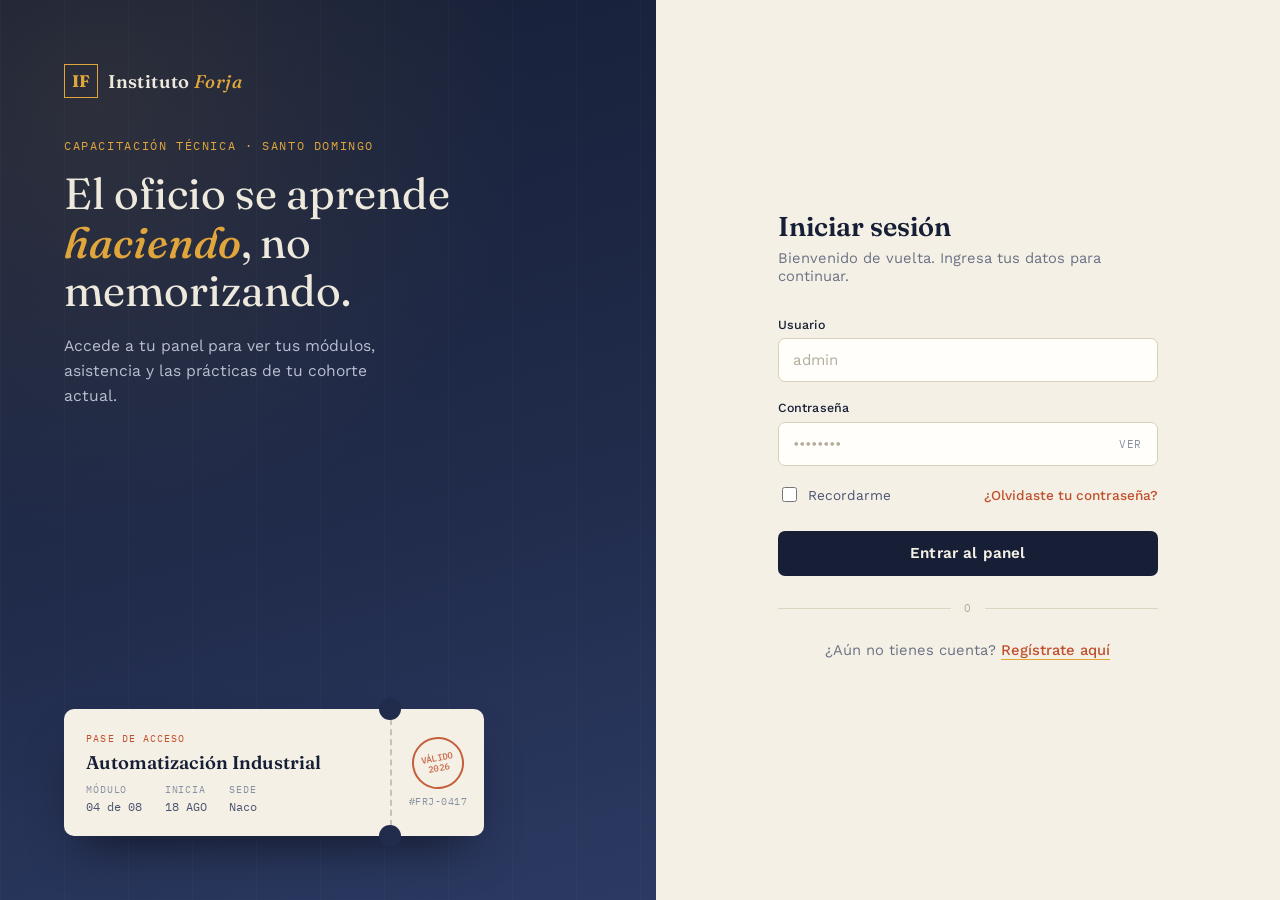
<file: Login/login.html>
<!DOCTYPE html>
<html lang="es">
<head>
<meta charset="UTF-8">
<meta name="viewport" content="width=device-width, initial-scale=1.0">
<title>Instituto Forja · Iniciar sesión</title>
<link rel="preconnect" href="https://fonts.googleapis.com">
<link rel="preconnect" href="https://fonts.gstatic.com" crossorigin>
<link rel="stylesheet" href="Estilo.css">
<link rel="icon" href="IFicon.ico" type="icon">
<link href="https://fonts.googleapis.com/css2?family=Fraunces:ital,opsz,wght@0,9..144,400;0,9..144,600;0,9..144,700;1,9..144,500&family=Work+Sans:wght@400;500;600&family=IBM+Plex+Mono:wght@400;500&display=swap" rel="stylesheet">
</head>
<body>
  <div class="app">
    <!-- LEFT PANEL -->
    <section class="panel">
      <div class="brand">
        <div class="brand-mark">IF</div>
        <div class="brand-name">Instituto <span>Forja</span></div>
      </div>

      <div class="hero">
        <div class="eyebrow">Capacitación técnica · Santo Domingo</div>
        <h1>El oficio se aprende <em>haciendo</em>, no memorizando.</h1>
        <p>Accede a tu panel para ver tus módulos, asistencia y las prácticas de tu cohorte actual.</p>
      </div>

      <div class="pass">
        <div class="ticket">
          <div class="ticket-main">
            <div class="ticket-label">Pase de acceso</div>
            <h3 class="ticket-title">Automatización Industrial</h3>
            <div class="ticket-meta">
              <div><span>Módulo</span>04 de 08</div>
              <div><span>Inicia</span>18 AGO</div>
              <div><span>Sede</span>Naco</div>
            </div>
          </div>
          <div class="ticket-stub">
            <div class="stamp">VÁLIDO<br>2026</div>
            <small>#FRJ-0417</small>
          </div>
        </div>
      </div>
    </section>

    <!-- RIGHT: LOGIN FORM -->
    <section class="stage">
      <div class="form-wrap">
        <h2>Iniciar sesión</h2>
        <p>Bienvenido de vuelta. Ingresa tus datos para continuar.</p>

        <div class="error-msg" id="errorMsg">Revisa tu usuario y contraseña e intenta de nuevo.</div>

        <form id="loginForm" novalidate>
          <div class="field">
            <label for="username">Usuario</label>
            <div class="input-shell">
              <input type="text" id="username" name="username" placeholder="admin" required autocomplete="username">
            </div>
          </div>

          <div class="field">
            <label for="password">Contraseña</label>
            <div class="input-shell">
              <input type="password" id="password" name="password" placeholder="••••••••" required autocomplete="current-password">
              <button type="button" class="toggle-visibility" id="toggleBtn" aria-label="Mostrar contraseña">Ver</button>
            </div>
          </div>

          <div class="row-between">
            <label class="remember">
              <input type="checkbox" id="remember" name="remember">
              Recordarme
            </label>
            <a href="#">¿Olvidaste tu contraseña?</a>
          </div>

          <button type="submit" class="btn-primary">Entrar al panel</button>
        </form>

        <div class="divider">o</div>

        <p class="signup-note">¿Aún no tienes cuenta? <a href="#">Regístrate aquí</a></p>
      </div>
    </section>
  </div>

  <script src="script.js"></script>
</body>
</html>
</file>
<file: Login/Estilo.css>
:root{
    --ink:#161F36;
    --ink-2:#212C4C;
    --ink-3:#2C3A63;
    --paper:#F5F0E5;
    --paper-2:#ECE4D3;
    --amber:#E0A63C;
    --ember:#C0512E;
    --slate:#8890A3;
    --ink-text:#EDE9DD;
  }
  *{box-sizing:border-box;}
  html,body{margin:0;padding:0;}
  body{
    font-family:'Work Sans', sans-serif;
    background:var(--ink);
    color:var(--ink-text);
    min-height:100vh;
    display:flex;
  }

  .app{
    display:grid;
    grid-template-columns:1.05fr 1fr;
    width:100%;
    min-height:100vh;
  }

  /* ---------- LEFT: ink panel with signature ticket ---------- */
  .panel{
    position:relative;
    background:
      radial-gradient(circle at 15% 12%, rgba(224,166,60,0.10), transparent 45%),
      linear-gradient(165deg, var(--ink) 0%, var(--ink-2) 60%, var(--ink-3) 100%);
    padding:clamp(2.2rem, 5vw, 4.5rem);
    display:flex;
    flex-direction:column;
    justify-content:space-between;
    overflow:hidden;
  }
  .panel::after{
    content:"";
    position:absolute;
    inset:0;
    background-image:
      repeating-linear-gradient(90deg, rgba(255,255,255,0.025) 0 1px, transparent 1px 64px);
    pointer-events:none;
  }

  .brand{
    position:relative;
    z-index:2;
    display:flex;
    align-items:center;
    gap:.65rem;
  }
  .brand-mark{
    width:34px;height:34px;
    border:1.5px solid var(--amber);
    display:flex;align-items:center;justify-content:center;
    font-family:'Fraunces', serif;
    font-weight:700;
    font-size:1.05rem;
    color:var(--amber);
    transform:rotate(0deg);
    flex-shrink:0;
  }
  .brand-name{
    font-family:'Fraunces', serif;
    font-weight:600;
    font-size:1.15rem;
    letter-spacing:.02em;
  }
  .brand-name span{color:var(--amber);font-style:italic;font-weight:500;}

  .hero{
    position:relative;
    z-index:2;
    margin-top:2.5rem;
  }
  .eyebrow{
    font-family:'IBM Plex Mono', monospace;
    font-size:.72rem;
    letter-spacing:.14em;
    text-transform:uppercase;
    color:var(--amber);
    margin-bottom:1rem;
  }
  .hero h1{
    font-family:'Fraunces', serif;
    font-weight:400;
    font-size:clamp(2rem, 3.4vw, 2.9rem);
    line-height:1.12;
    margin:0 0 1.1rem 0;
    color:var(--ink-text);
  }
  .hero h1 em{
    font-style:italic;
    font-weight:500;
    color:var(--amber);
  }
  .hero p{
    font-size:.98rem;
    line-height:1.6;
    color:#B9BFD1;
    max-width:34ch;
    margin:0;
  }

  /* ---------- Signature: the class pass ticket ---------- */
  .pass{
    position:relative;
    z-index:2;
    margin-top:auto;
    padding-top:2.5rem;
  }
  .ticket{
    position:relative;
    background:var(--paper);
    color:var(--ink);
    border-radius:10px;
    display:grid;
    grid-template-columns:1fr auto;
    max-width:420px;
    box-shadow:0 24px 48px -18px rgba(0,0,0,0.55);
  }
  .ticket-main{
    padding:1.35rem 1.4rem;
    border-right:2px dashed rgba(22,31,54,0.22);
    position:relative;
  }
  .ticket-main::before,
  .ticket-main::after{
    content:"";
    position:absolute;
    right:-11px;
    width:22px;height:22px;
    background:var(--ink-2);
    border-radius:50%;
  }
  .ticket-main::before{ top:-11px; }
  .ticket-main::after{ bottom:-11px; }

  .ticket-label{
    font-family:'IBM Plex Mono', monospace;
    font-size:.65rem;
    letter-spacing:.1em;
    text-transform:uppercase;
    color:var(--ember);
    margin-bottom:.4rem;
  }
  .ticket-title{
    font-family:'Fraunces', serif;
    font-weight:600;
    font-size:1.15rem;
    margin:0 0 .55rem 0;
  }
  .ticket-meta{
    display:flex;
    gap:1.4rem;
    font-family:'IBM Plex Mono', monospace;
    font-size:.72rem;
    color:#4B5471;
  }
  .ticket-meta div span{
    display:block;
    color:var(--slate);
    font-size:.62rem;
    text-transform:uppercase;
    letter-spacing:.08em;
    margin-bottom:.2rem;
  }
  .ticket-stub{
    padding:1.35rem 1rem;
    display:flex;
    flex-direction:column;
    align-items:center;
    justify-content:center;
    gap:.4rem;
    min-width:92px;
  }
  .stamp{
    width:52px;height:52px;
    border:2px solid var(--ember);
    border-radius:50%;
    display:flex;
    align-items:center;
    justify-content:center;
    transform:rotate(-11deg);
    color:var(--ember);
    font-family:'IBM Plex Mono', monospace;
    font-size:.56rem;
    font-weight:500;
    letter-spacing:.03em;
    text-align:center;
    line-height:1.15;
    opacity:.9;
  }
  .ticket-stub small{
    font-family:'IBM Plex Mono', monospace;
    font-size:.6rem;
    color:var(--slate);
    letter-spacing:.05em;
  }

  /* ---------- RIGHT: form side ---------- */
  .stage{
    background:var(--paper);
    display:flex;
    align-items:center;
    justify-content:center;
    padding:2.5rem;
  }
  .form-wrap{
    width:100%;
    max-width:380px;
  }
  .form-wrap h2{
    font-family:'Fraunces', serif;
    font-weight:600;
    font-size:1.7rem;
    color:var(--ink);
    margin:0 0 .35rem 0;
  }
  .form-wrap > p{
    color:#6B7285;
    font-size:.92rem;
    margin:0 0 2rem 0;
  }
  .form-wrap > p a{ color:var(--ember); text-decoration:none; font-weight:500; }
  .form-wrap > p a:hover{ text-decoration:underline; }

  .field{
    margin-bottom:1.15rem;
  }
  .field label{
    display:block;
    font-size:.78rem;
    font-weight:500;
    color:var(--ink);
    margin-bottom:.4rem;
    letter-spacing:.01em;
  }
  .input-shell{
    position:relative;
    display:flex;
    align-items:center;
  }
  .field input{
    width:100%;
    padding:.75rem .9rem;
    border:1.5px solid #D9D0BB;
    background:#FFFEFB;
    border-radius:7px;
    font-family:'Work Sans', sans-serif;
    font-size:.94rem;
    color:var(--ink);
    outline:none;
    transition:border-color .15s ease, box-shadow .15s ease;
  }
  .field input::placeholder{ color:#B3AC9A; }
  .field input:focus{
    border-color:var(--ember);
    box-shadow:0 0 0 3px rgba(192,81,46,0.14);
  }
  .field input:focus-visible{
    outline:2px solid var(--ember);
    outline-offset:1px;
  }

  .toggle-visibility{
    position:absolute;
    right:.7rem;
    background:none;
    border:none;
    cursor:pointer;
    font-family:'IBM Plex Mono', monospace;
    font-size:.66rem;
    color:var(--slate);
    letter-spacing:.05em;
    text-transform:uppercase;
    padding:.2rem .3rem;
  }
  .toggle-visibility:hover{ color:var(--ember); }
  .toggle-visibility:focus-visible{ outline:2px solid var(--ember); outline-offset:2px; }

  .row-between{
    display:flex;
    align-items:center;
    justify-content:space-between;
    margin:.2rem 0 1.6rem 0;
    font-size:.85rem;
  }
  .remember{
    display:flex;
    align-items:center;
    gap:.5rem;
    color:#4B5471;
  }
  .remember input{ accent-color:var(--ember); width:15px;height:15px; }
  .row-between a{
    color:var(--ember);
    text-decoration:none;
    font-weight:500;
  }
  .row-between a:hover{ text-decoration:underline; }

  .btn-primary{
    width:100%;
    padding:.85rem 1rem;
    background:var(--ink);
    color:var(--paper);
    border:none;
    border-radius:7px;
    font-family:'Work Sans', sans-serif;
    font-weight:600;
    font-size:.95rem;
    letter-spacing:.01em;
    cursor:pointer;
    transition:background .15s ease, transform .1s ease;
  }
  .btn-primary:hover{ background:#0D1327; }
  .btn-primary:active{ transform:translateY(1px); }
  .btn-primary:focus-visible{ outline:2px solid var(--ember); outline-offset:2px; }

  .divider{
    display:flex;
    align-items:center;
    gap:.8rem;
    margin:1.6rem 0;
    color:#B3AC9A;
    font-family:'IBM Plex Mono', monospace;
    font-size:.68rem;
    letter-spacing:.08em;
    text-transform:uppercase;
  }
  .divider::before,.divider::after{
    content:"";
    flex:1;
    height:1px;
    background:#DDD5C2;
  }

  .signup-note{
    text-align:center;
    font-size:.9rem;
    color:#6B7285;
  }
  .signup-note a{
    color:var(--ink);
    font-weight:600;
    text-decoration:none;
    border-bottom:1.5px solid var(--amber);
  }
  .signup-note a:hover{ color:var(--ember); }

  .error-msg{
    display:none;
    background:#FBEAE3;
    border:1px solid #E7B7A3;
    color:var(--ember);
    font-size:.82rem;
    padding:.65rem .8rem;
    border-radius:7px;
    margin-bottom:1.1rem;
  }
  .error-msg.show{ display:block; }

  @media (prefers-reduced-motion: reduce){
    *{ transition:none !important; }
  }

  @media (max-width: 880px){
    .app{ grid-template-columns:1fr; }
    .panel{ padding:2rem 1.5rem 2.5rem; }
    .pass{ padding-top:1.8rem; }
    .hero{ margin-top:1.6rem; }
    .ticket{ max-width:100%; }
    .stage{ padding:2.2rem 1.5rem 3rem; }
  }
</file>
<file: PanelCap/Panel.css>
* {
    margin: 0;
    padding: 0;
    box-sizing: border-box;
}

body {
    font-family: Arial, sans-serif;
    background-color: #f5f6fa;
    display: flex;
    color: #1f2937;
}


/* SIDEBAR */

.sidebar {
    width: 240px;
    min-height: 100vh;
    background-color: #111827;
    padding: 30px 20px;
    color: white;
}

.logo {
    margin-bottom: 40px;
}

.logo h2 {
    font-size: 26px;
}

.logo p {
    font-size: 13px;
    color: #b7bdc9;
    margin-top: 5px;
}


.menu {
    display: flex;
    flex-direction: column;
    gap: 10px;
}

.menu a {
    color: #d1d5db;
    text-decoration: none;
    padding: 14px;
    border-radius: 8px;
}

.menu a:hover {
    background-color: #312e81;
    color: white;
}

.menu .activo {
    background-color: #4f46e5;
    color: white;
}


/* CONTENIDO */

.contenido {
    width: calc(100% - 240px);
    padding: 30px;
}


/* HEADER */

.header {
    display: flex;
    justify-content: space-between;
    align-items: center;
    margin-bottom: 30px;
}

.header h1 {
    font-size: 30px;
}

.header p {
    color: #6b7280;
    margin-top: 5px;
}

.usuario {
    background-color: white;
    padding: 12px 20px;
    border-radius: 10px;
}


/* TARJETAS */

.tarjetas {
    display: grid;
    grid-template-columns: repeat(4, 1fr);
    gap: 20px;
    margin-bottom: 25px;
}

.tarjeta {
    background-color: white;
    padding: 25px;
    border-radius: 15px;
    box-shadow: 0 2px 8px rgba(0, 0, 0, 0.05);
}

.tarjeta p {
    color: #6b7280;
}

.tarjeta h2 {
    font-size: 32px;
    margin-top: 10px;
}


/* PANELES */

.seccion-principal {
    display: grid;
    grid-template-columns: 2fr 1fr;
    gap: 20px;
    margin-bottom: 25px;
}

.seccion-inferior {
    display: grid;
    grid-template-columns: 1fr 1fr;
    gap: 20px;
}

.panel {
    background-color: white;
    padding: 25px;
    border-radius: 15px;
    box-shadow: 0 2px 8px rgba(0, 0, 0, 0.05);
}

.panel h2 {
    margin-bottom: 20px;
}


.titulo-panel {
    display: flex;
    justify-content: space-between;
    align-items: center;
}

.titulo-panel button {
    background-color: #4f46e5;
    color: white;
    border: none;
    padding: 8px 15px;
    border-radius: 7px;
    cursor: pointer;
}


/* TABLA */

table {
    width: 100%;
    border-collapse: collapse;
}

th,
td {
    padding: 12px;
    text-align: left;
    border-bottom: 1px solid #e5e7eb;
}

th {
    color: #6b7280;
}


/* ESTADOS */

.estado-activo {
    background-color: #dcfce7;
    color: #15803d;
    padding: 5px 10px;
    border-radius: 15px;
}

.estado-completado {
    background-color: #dbeafe;
    color: #1d4ed8;
    padding: 5px 10px;
    border-radius: 15px;
}


/* ACTIVIDADES */

.actividad {
    padding: 15px 0;
    border-bottom: 1px solid #e5e7eb;
}

.actividad p {
    color: #6b7280;
    margin-top: 5px;
}


/* CURSOS */

.curso {
    margin-bottom: 20px;
}

.curso-info {
    display: flex;
    justify-content: space-between;
    margin-bottom: 7px;
}

.barra {
    height: 7px;
    background-color: #e5e7eb;
    border-radius: 10px;
}

.progreso {
    height: 100%;
    background-color: #4f46e5;
    border-radius: 10px;
}


/* ACCESOS */

.accesos {
    display: grid;
    grid-template-columns: 1fr 1fr;
    gap: 15px;
}

.accesos h2 {
    grid-column: 1 / 3;
}

.accesos button {
    padding: 20px;
    border: 1px solid #ddd;
    background-color: white;
    border-radius: 10px;
    cursor: pointer;
}

.accesos button:hover {
    background-color: #f3f4f6;
}


/* RESPONSIVE */

@media (max-width: 1000px) {

    .tarjetas {
        grid-template-columns: repeat(2, 1fr);
    }

    .seccion-principal,
    .seccion-inferior {
        grid-template-columns: 1fr;
    }
}
</file>
